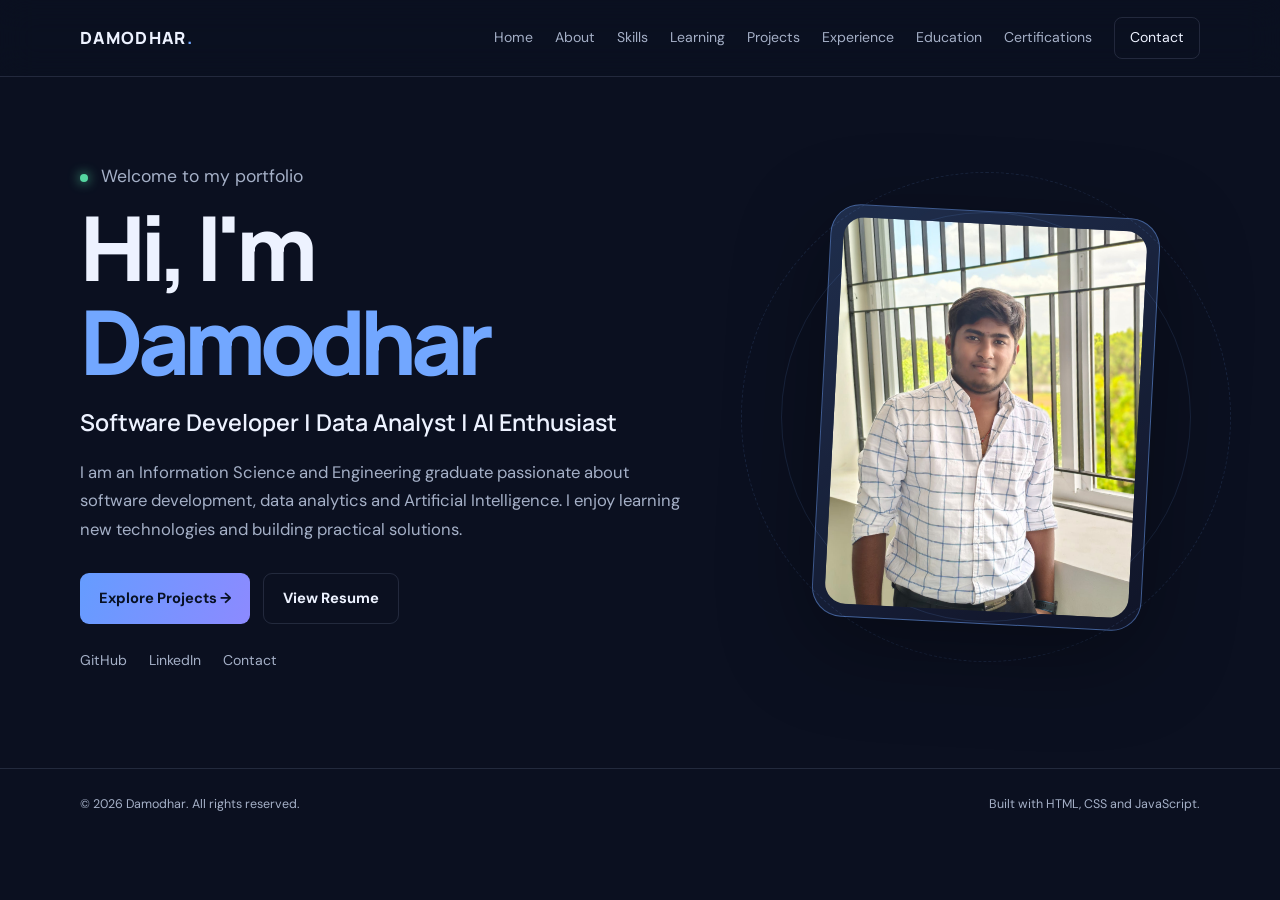
<file: index.html>
<!DOCTYPE html>
<html lang="en">

<head>
    <meta charset="UTF-8">
    <meta name="viewport" content="width=device-width, initial-scale=1.0">

    <title>Damodhar | Portfolio</title>

    <link rel="stylesheet" href="css/style.css">
</head>

<body>

    <!-- HEADER -->
    <header class="site-header">
        <div class="container nav">

            <a href="index.html" class="brand">
                DAMODHAR<span>.</span>
            </a>

            <button class="menu-toggle" id="menuToggle">
                ☰
            </button>

            <nav class="nav-links" id="navLinks">
                <a href="index.html">Home</a>
                <a href="about.html">About</a>
                <a href="skills.html">Skills</a>
                <a href="learning.html">Learning</a>
                <a href="projects.html">Projects</a>
                <a href="experience.html">Experience</a>
                <a href="education.html">Education</a>
                <a href="certifications.html">Certifications</a>
                <a href="contact.html" class="nav-contact">Contact</a>
            </nav>

        </div>
    </header>

    <!-- HOME SECTION -->
    <main>

        <section class="hero container" id="home">

            <div class="hero-content">

                <p class="intro">
                    <span class="status-dot"></span>
                    Welcome to my portfolio
                </p>

                <h1>
                    Hi, I'm <span>Damodhar</span>
                </h1>

                <h2>
                    Software Developer | Data Analyst | AI Enthusiast
                </h2>

                <p class="hero-text">
                    I am an Information Science and Engineering graduate
                    passionate about software development, data analytics
                    and Artificial Intelligence. I enjoy learning new
                    technologies and building practical solutions.
                </p>

                <div class="hero-actions">

                    <a href="projects.html" class="button primary">
                        Explore Projects →
                    </a>

                    <a href="resume/Damodhar_Resume.pdf"
                       class="button secondary"
                       target="_blank">
                        View Resume
                    </a>

                </div>

                <div class="social-links">
                    <a href="https://github.com/Damodhar95" target="_blank">GitHub</a>
                    <a href="https://www.linkedin.com/in/damodhar-s-12bb0a2a7/" target="_blank">LinkedIn</a>
                    <a href="contact.html">Contact</a>
                </div>

            </div>

            <div class="hero-visual">

                <div class="orbit"></div>
                <div class="orbit orbit-two"></div>

                <div class="photo-frame">
                    <img src="images/profile.jpg"
                         alt="Damodhar profile photo">
                </div>

            </div>

        </section>

    </main>

    <!-- FOOTER -->
    <footer class="footer">
        <div class="container footer-inner">
            <p>© 2026 Damodhar. All rights reserved.</p>
            <p>Built with HTML, CSS and JavaScript.</p>
        </div>
    </footer>

    <script src="js/script.js"></script>

</body>
</html>
</file>
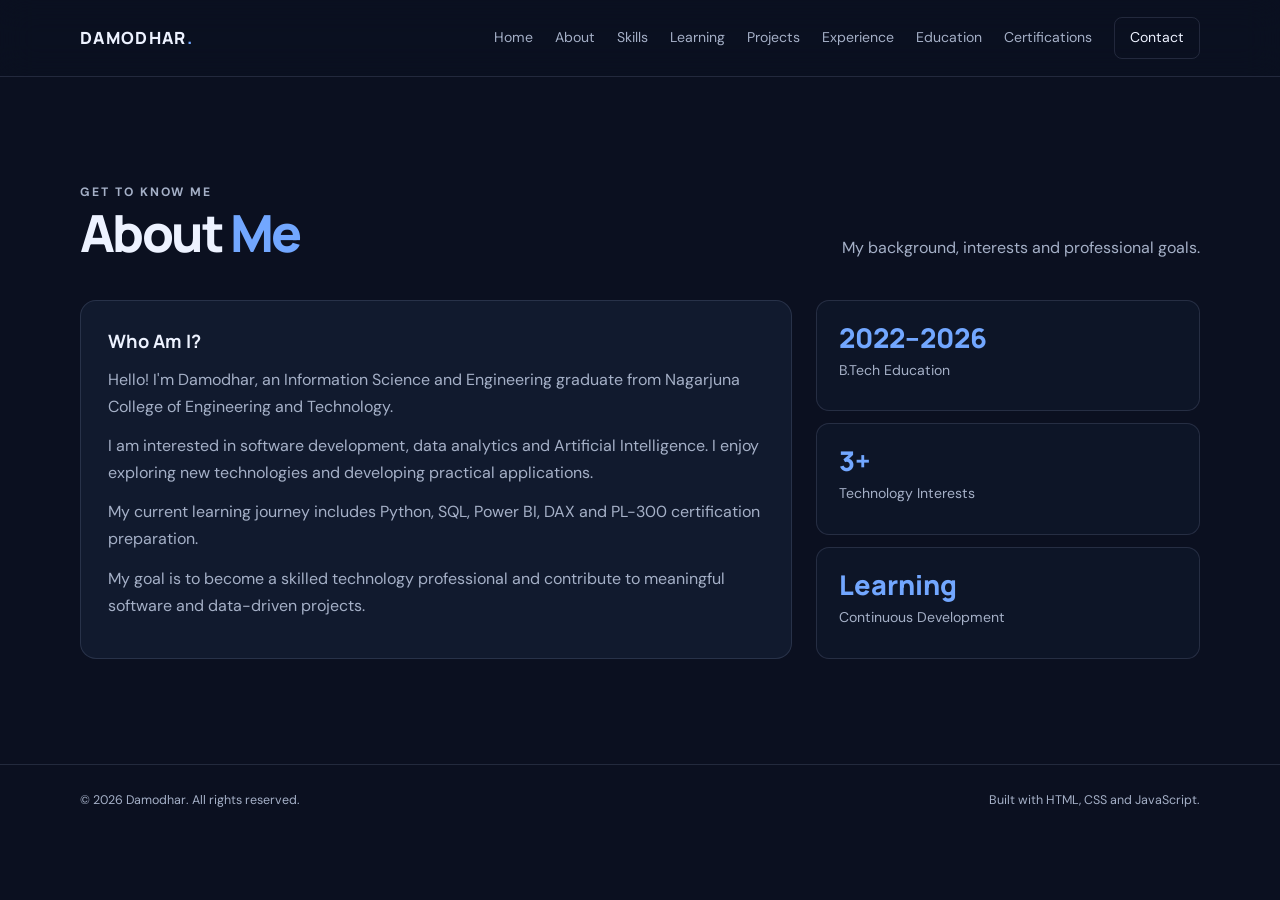
<file: about.html>
<!DOCTYPE html>
<html lang="en">

<head>
    <meta charset="UTF-8">
    <meta name="viewport" content="width=device-width, initial-scale=1.0">

    <title>About Me | Damodhar</title>

    <link rel="stylesheet" href="css/style.css">
</head>

<body>

    <!-- HEADER -->
    <header class="site-header">
        <div class="container nav">

            <a href="index.html" class="brand">
                DAMODHAR<span>.</span>
            </a>

            <button class="menu-toggle" id="menuToggle">☰</button>

            <nav class="nav-links" id="navLinks">
                <a href="index.html">Home</a>
                <a href="about.html">About</a>
                <a href="skills.html">Skills</a>
                <a href="learning.html">Learning</a>
                <a href="projects.html">Projects</a>
                <a href="experience.html">Experience</a>
                <a href="education.html">Education</a>
                <a href="certifications.html">Certifications</a>
                <a href="contact.html" class="nav-contact">Contact</a>
            </nav>

        </div>
    </header>

    <!-- ABOUT PAGE -->
    <main>

        <section class="section container">

            <div class="section-heading">

                <div>
                    <p class="eyebrow">GET TO KNOW ME</p>
                    <h2>About <span>Me</span></h2>
                </div>

                <p>
                    My background, interests and professional goals.
                </p>

            </div>

            <div class="about-grid">

                <div class="about-card">

                    <h3>Who Am I?</h3>

                    <p>
                        Hello! I'm Damodhar, an Information Science
                        and Engineering graduate from Nagarjuna College
                        of Engineering and Technology.
                    </p>

                    <p>
                        I am interested in software development,
                        data analytics and Artificial Intelligence.
                        I enjoy exploring new technologies and
                        developing practical applications.
                    </p>

                    <p>
                        My current learning journey includes Python,
                        SQL, Power BI, DAX and PL-300 certification
                        preparation.
                    </p>

                    <p>
                        My goal is to become a skilled technology
                        professional and contribute to meaningful
                        software and data-driven projects.
                    </p>

                </div>

                <div class="about-facts">

                    <div class="fact">
                        <span class="fact-number">2022–2026</span>
                        <span>B.Tech Education</span>
                    </div>

                    <div class="fact">
                        <span class="fact-number">3+</span>
                        <span>Technology Interests</span>
                    </div>

                    <div class="fact">
                        <span class="fact-number">Learning</span>
                        <span>Continuous Development</span>
                    </div>

                </div>

            </div>

        </section>

    </main>

    <!-- FOOTER -->
    <footer class="footer">
        <div class="container footer-inner">
            <p>© 2026 Damodhar. All rights reserved.</p>
            <p>Built with HTML, CSS and JavaScript.</p>
        </div>
    </footer>

    <script src="js/script.js"></script>

</body>
</html>
</file>
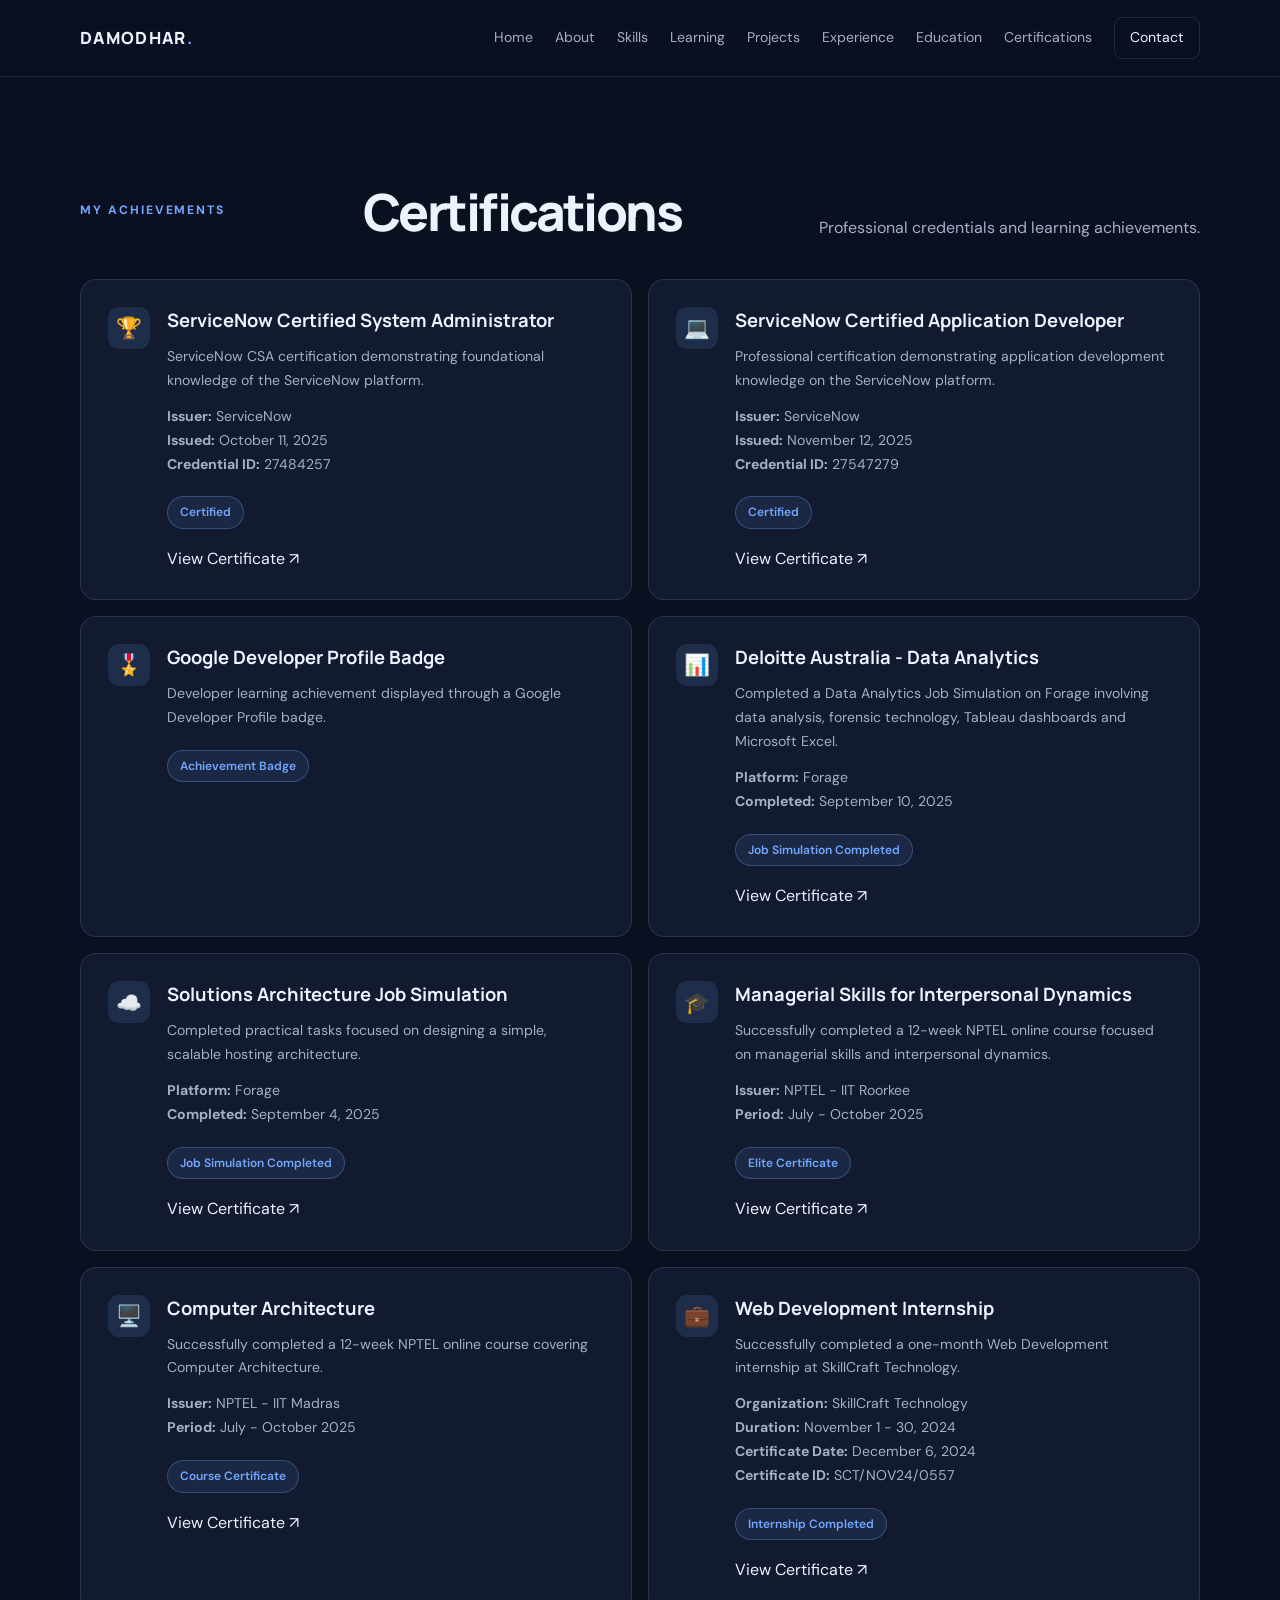
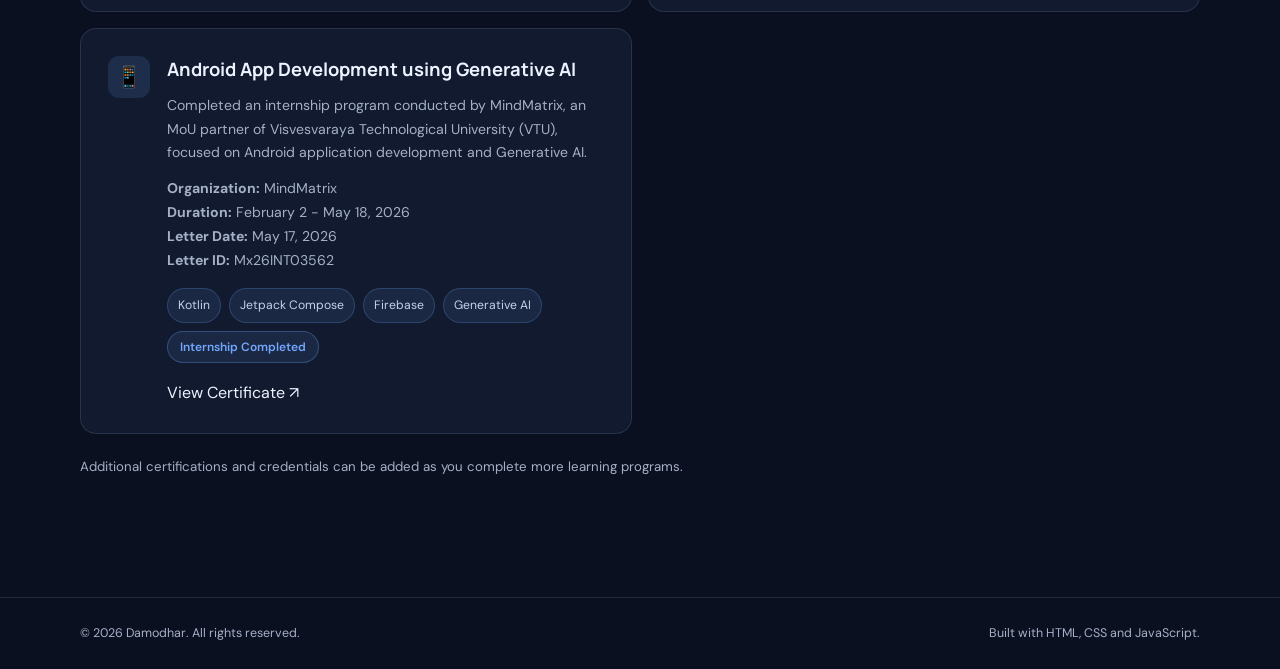
<file: certifications.html>
<!DOCTYPE html>
<html lang="en">

<head>
    <meta charset="UTF-8">
    <meta name="viewport" content="width=device-width, initial-scale=1.0">
    <title>Certifications | Damodhar</title>
    <link rel="stylesheet" href="css/style.css">
</head>

<body>

    <!-- HEADER -->
    <header class="site-header">
        <div class="container nav">

            <a href="index.html" class="brand">
                DAMODHAR<span>.</span>
            </a>

            <button class="menu-toggle" id="menuToggle">☰</button>

            <nav class="nav-links" id="navLinks">
                <a href="index.html">Home</a>
                <a href="about.html">About</a>
                <a href="skills.html">Skills</a>
                <a href="learning.html">Learning</a>
                <a href="projects.html">Projects</a>
                <a href="experience.html">Experience</a>
                <a href="education.html">Education</a>
                <a href="certifications.html">Certifications</a>
                <a href="contact.html" class="nav-contact">Contact</a>
            </nav>

        </div>
    </header>


    <!-- CERTIFICATIONS -->
    <main>

        <section class="section container">

            <div class="section-heading">
                <span class="eyebrow">MY ACHIEVEMENTS</span>
                <h2>Certifications</h2>
                <p>Professional credentials and learning achievements.</p>
            </div>


            <div class="cert-grid">


                <!-- 01 SERVICENOW CSA -->
                <article class="cert-card">

                    <div class="cert-icon">🏆</div>

                    <div>
                        <h3>ServiceNow Certified System Administrator</h3>

                        <p>
                            ServiceNow CSA certification demonstrating
                            foundational knowledge of the ServiceNow platform.
                        </p>

                        <p>
                            <strong>Issuer:</strong> ServiceNow<br>
                            <strong>Issued:</strong> October 11, 2025<br>
                            <strong>Credential ID:</strong> 27484257
                        </p>

                        <span class="cert-status">Certified</span>

                        <div style="margin-top: 16px;">
                            <a href="certificates/ServiceNow_Certified_System_Administrator.pdf"
                               target="_blank"
                               rel="noopener noreferrer"
                               class="btn btn-primary">
                                View Certificate ↗
                            </a>
                        </div>
                    </div>

                </article>


                <!-- 02 SERVICENOW CAD -->
                <article class="cert-card">

                    <div class="cert-icon">💻</div>

                    <div>
                        <h3>ServiceNow Certified Application Developer</h3>

                        <p>
                            Professional certification demonstrating
                            application development knowledge on the
                            ServiceNow platform.
                        </p>

                        <p>
                            <strong>Issuer:</strong> ServiceNow<br>
                            <strong>Issued:</strong> November 12, 2025<br>
                            <strong>Credential ID:</strong> 27547279
                        </p>

                        <span class="cert-status">Certified</span>

                        <div style="margin-top: 16px;">
                            <a href="certificates/ServiceNow_Certified_Application_Developer.pdf"
                               target="_blank"
                               rel="noopener noreferrer"
                               class="btn btn-primary">
                                View Certificate ↗
                            </a>
                        </div>
                    </div>

                </article>


                <!-- 03 GOOGLE DEVELOPER BADGE -->
                <article class="cert-card">

                    <div class="cert-icon">🎖️</div>

                    <div>
                        <h3>Google Developer Profile Badge</h3>

                        <p>
                            Developer learning achievement displayed
                            through a Google Developer Profile badge.
                        </p>

                        <span class="cert-status">Achievement Badge</span>

                    </div>

                </article>


                <!-- 04 DELOITTE -->
                <article class="cert-card">

                    <div class="cert-icon">📊</div>

                    <div>
                        <h3>Deloitte Australia - Data Analytics</h3>

                        <p>
                            Completed a Data Analytics Job Simulation on
                            Forage involving data analysis, forensic
                            technology, Tableau dashboards and Microsoft Excel.
                        </p>

                        <p>
                            <strong>Platform:</strong> Forage<br>
                            <strong>Completed:</strong> September 10, 2025
                        </p>

                        <span class="cert-status">Job Simulation Completed</span>

                        <div style="margin-top: 16px;">
                            <a href="certificates/Deloitte_Data_Analytics_Job_Simulation.pdf"
                               target="_blank"
                               rel="noopener noreferrer"
                               class="btn btn-primary">
                                View Certificate ↗
                            </a>
                        </div>
                    </div>

                </article>


                <!-- 05 SOLUTIONS ARCHITECTURE -->
                <article class="cert-card">

                    <div class="cert-icon">☁️</div>

                    <div>
                        <h3>Solutions Architecture Job Simulation</h3>

                        <p>
                            Completed practical tasks focused on
                            designing a simple, scalable hosting architecture.
                        </p>

                        <p>
                            <strong>Platform:</strong> Forage<br>
                            <strong>Completed:</strong> September 4, 2025
                        </p>

                        <span class="cert-status">Job Simulation Completed</span>

                        <div style="margin-top: 16px;">
    <a href="certificates/Forage_Solutions_Architecture_Job_Simulation.pdf"
       target="_blank"
       rel="noopener noreferrer"
       class="btn btn-primary">
        View Certificate ↗
    </a>
</div>

                    </div>

                </article>


                <!-- 06 NPTEL MANAGERIAL SKILLS -->
                <article class="cert-card">

                    <div class="cert-icon">🎓</div>

                    <div>
                        <h3>Managerial Skills for Interpersonal Dynamics</h3>

                        <p>
                            Successfully completed a 12-week NPTEL
                            online course focused on managerial skills
                            and interpersonal dynamics.
                        </p>

                        <p>
                            <strong>Issuer:</strong> NPTEL - IIT Roorkee<br>
                            <strong>Period:</strong> July - October 2025
                        </p>

                        <span class="cert-status">Elite Certificate</span>

                        <div style="margin-top: 16px;">
                            <a href="certificates/NPTEL_Managerial_Skills_for_Interpersonal_Dynamics.pdf"
                               target="_blank"
                               rel="noopener noreferrer"
                               class="btn btn-primary">
                                View Certificate ↗
                            </a>
                        </div>
                    </div>

                </article>


                <!-- 07 NPTEL COMPUTER ARCHITECTURE -->
                <article class="cert-card">

                    <div class="cert-icon">🖥️</div>

                    <div>
                        <h3>Computer Architecture</h3>

                        <p>
                            Successfully completed a 12-week NPTEL
                            online course covering Computer Architecture.
                        </p>

                        <p>
                            <strong>Issuer:</strong> NPTEL - IIT Madras<br>
                            <strong>Period:</strong> July - October 2025
                        </p>

                        <span class="cert-status">Course Certificate</span>

                        <div style="margin-top: 16px;">
                            <a href="certificates/NPTEL_Computer_Architecture.pdf"
                               target="_blank"
                               rel="noopener noreferrer"
                               class="btn btn-primary">
                                View Certificate ↗
                            </a>
                        </div>
                    </div>

                </article>


                <!-- 08 SKILLCRAFT INTERNSHIP -->
                <article class="cert-card">

                    <div class="cert-icon">💼</div>

                    <div>
                        <h3>Web Development Internship</h3>

                        <p>
                            Successfully completed a one-month
                            Web Development internship at
                            SkillCraft Technology.
                        </p>

                        <p>
                            <strong>Organization:</strong> SkillCraft Technology<br>
                            <strong>Duration:</strong> November 1 - 30, 2024<br>
                            <strong>Certificate Date:</strong> December 6, 2024<br>
                            <strong>Certificate ID:</strong> SCT/NOV24/0557
                        </p>

                        <span class="cert-status">Internship Completed</span>

                        <div style="margin-top: 16px;">
                            <a href="certificates/SkillCraft_Web_Development_Internship.pdf"
                               target="_blank"
                               rel="noopener noreferrer"
                               class="btn btn-primary">
                                View Certificate ↗
                            </a>
                        </div>
                    </div>

                </article>

<!-- 09 MINDMATRIX INTERNSHIP -->
<article class="cert-card">

    <div class="cert-icon">📱</div>

    <div>
        <h3>Android App Development using Generative AI</h3>

        <p>
            Completed an internship program conducted by MindMatrix,
            an MoU partner of Visvesvaraya Technological University (VTU),
            focused on Android application development and Generative AI.
        </p>

        <p>
            <strong>Organization:</strong> MindMatrix<br>
            <strong>Duration:</strong> February 2 - May 18, 2026<br>
            <strong>Letter Date:</strong> May 17, 2026<br>
            <strong>Letter ID:</strong> Mx26INT03562
        </p>

        <div class="tags">
            <span>Kotlin</span>
            <span>Jetpack Compose</span>
            <span>Firebase</span>
            <span>Generative AI</span>
        </div>

        <span class="cert-status">Internship Completed</span>

        <div style="margin-top: 16px;">
            <a
                href="certificates/MindMatrix_Android_App_Development_Generative_AI_Internship.pdf"
                target="_blank"
                rel="noopener noreferrer"
                class="btn btn-primary">
                View Certificate ↗
            </a>
        </div>
    </div>

</article>



            </div>


            <p class="section-note">
                Additional certifications and credentials can be added
                as you complete more learning programs.
            </p>

        </section>

    </main>


    <!-- FOOTER -->
    <footer class="footer">

        <div class="container footer-inner">
            <p>© 2026 Damodhar. All rights reserved.</p>
            <p>Built with HTML, CSS and JavaScript.</p>
        </div>

    </footer>


    <script src="js/script.js"></script>

</body>
</html>
</file>
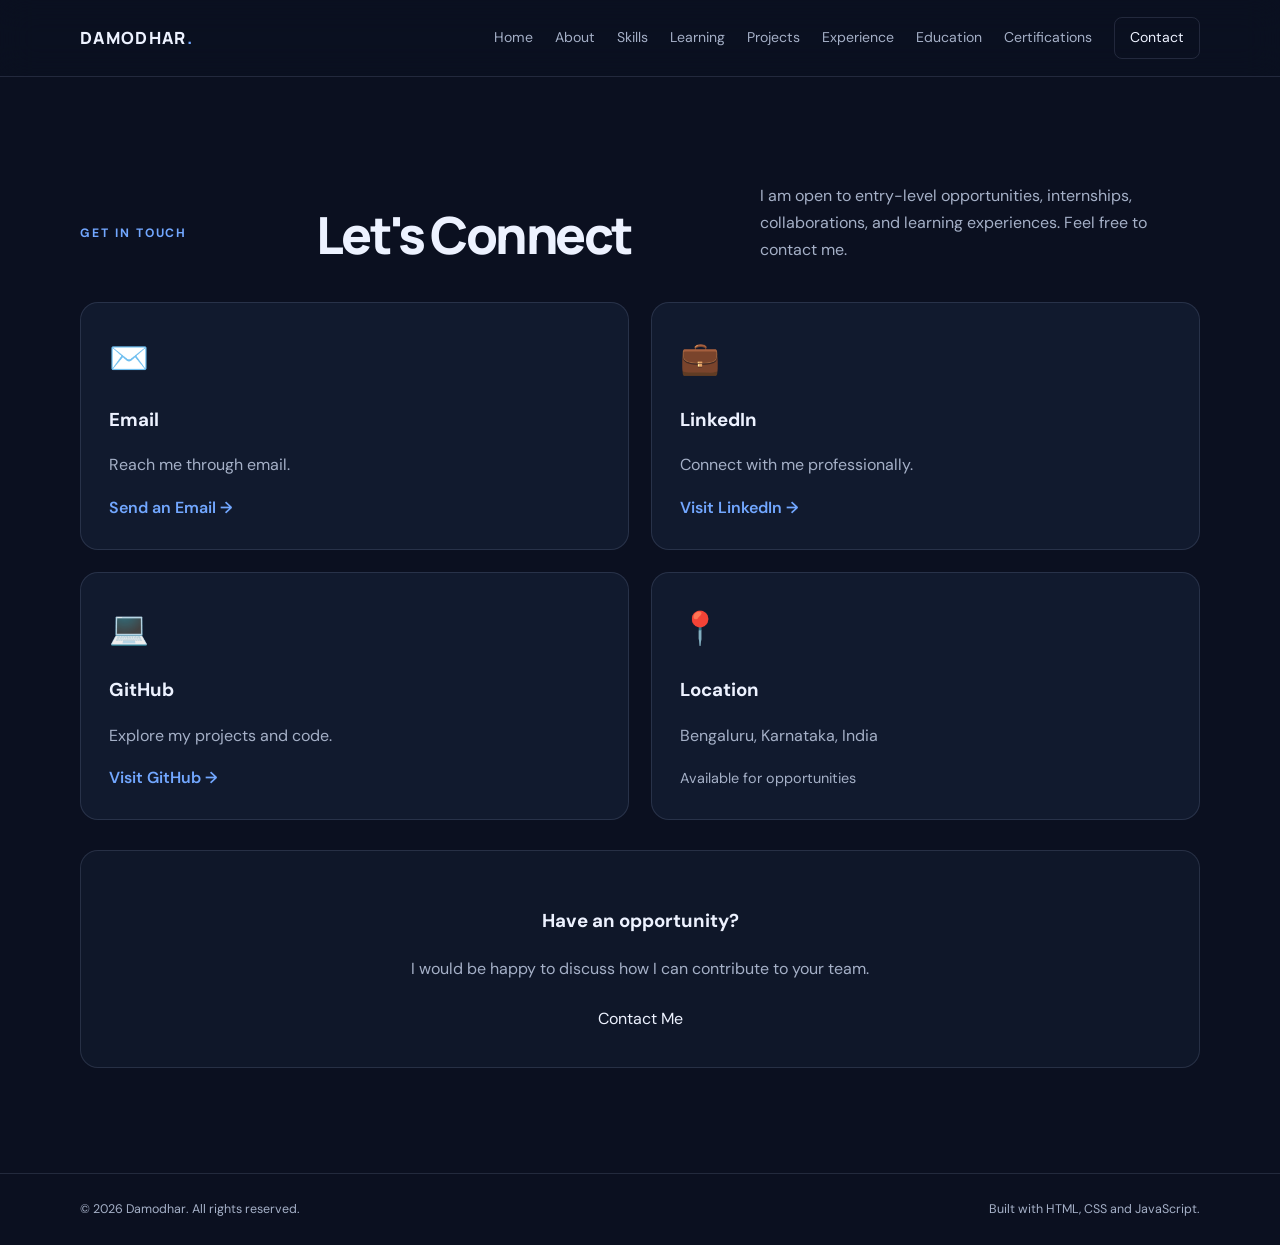
<file: contact.html>
<!DOCTYPE html>
<html lang="en">
<head>
    <meta charset="UTF-8">
    <meta name="viewport" content="width=device-width, initial-scale=1.0">
    <title>Contact | Damodhar</title>
    <link rel="stylesheet" href="css/style.css">
</head>
<body>

    <header class="site-header">
        <div class="container nav">
            <a href="index.html" class="brand">DAMODHAR<span>.</span></a>

            <button class="menu-toggle" id="menuToggle">☰</button>

            <nav class="nav-links" id="navLinks">
                <a href="index.html">Home</a>
                <a href="about.html">About</a>
                <a href="skills.html">Skills</a>
                <a href="learning.html">Learning</a>
                <a href="projects.html">Projects</a>
                <a href="experience.html">Experience</a>
                <a href="education.html">Education</a>
                <a href="certifications.html">Certifications</a>
                <a href="contact.html" class="nav-contact">Contact</a>
            </nav>
        </div>
    </header>

    <main>
        <section class="section container">

            <div class="section-heading">
                <span class="eyebrow">GET IN TOUCH</span>
                <h2>Let's Connect</h2>
                <p>
                    I am open to entry-level opportunities, internships,
                    collaborations, and learning experiences.
                    Feel free to contact me.
                </p>
            </div>

            <div class="contact-grid">

                <div class="contact-card">
                    <div class="contact-icon">✉️</div>
                    <h3>Email</h3>
                    <p>Reach me through email.</p>
                    <a href="mailto:sdamodhar454@gmail.com" target="_blank">
                        Send an Email →
                    </a>
                </div>

                <div class="contact-card">
                    <div class="contact-icon">💼</div>
                    <h3>LinkedIn</h3>
                    <p>Connect with me professionally.</p>
                    <a href="https://www.linkedin.com/in/damodhar-s-12bb0a2a7/" target="_blank">
                        Visit LinkedIn →
                    </a>
                </div>

                <div class="contact-card">
                    <div class="contact-icon">💻</div>
                    <h3>GitHub</h3>
                    <p>Explore my projects and code.</p>
                    <a href="https://github.com/Damodhar95" target="_blank">
                        Visit GitHub →
                    </a>
                </div>

                <div class="contact-card">
                    <div class="contact-icon">📍</div>
                    <h3>Location</h3>
                    <p>Bengaluru, Karnataka, India</p>
                    <span class="contact-detail">Available for opportunities</span>
                </div>

            </div>

            <div class="contact-message">
                <h3>Have an opportunity?</h3>
                <p>
                    I would be happy to discuss how I can contribute
                    to your team.
                </p>
                <a href="mailto:sdamodhar454@gmail.com" class="btn btn-primary" target="_blank">
                    Contact Me
                </a>
            </div>

        </section>
    </main>

    <footer class="footer">
    <div class="container footer-inner">
        <p>© 2026 Damodhar. All rights reserved.</p>
        <p>Built with HTML, CSS and JavaScript.</p>
    </div>
</footer>

    <script src="js/script.js"></script>
</body>
</html>
</file>
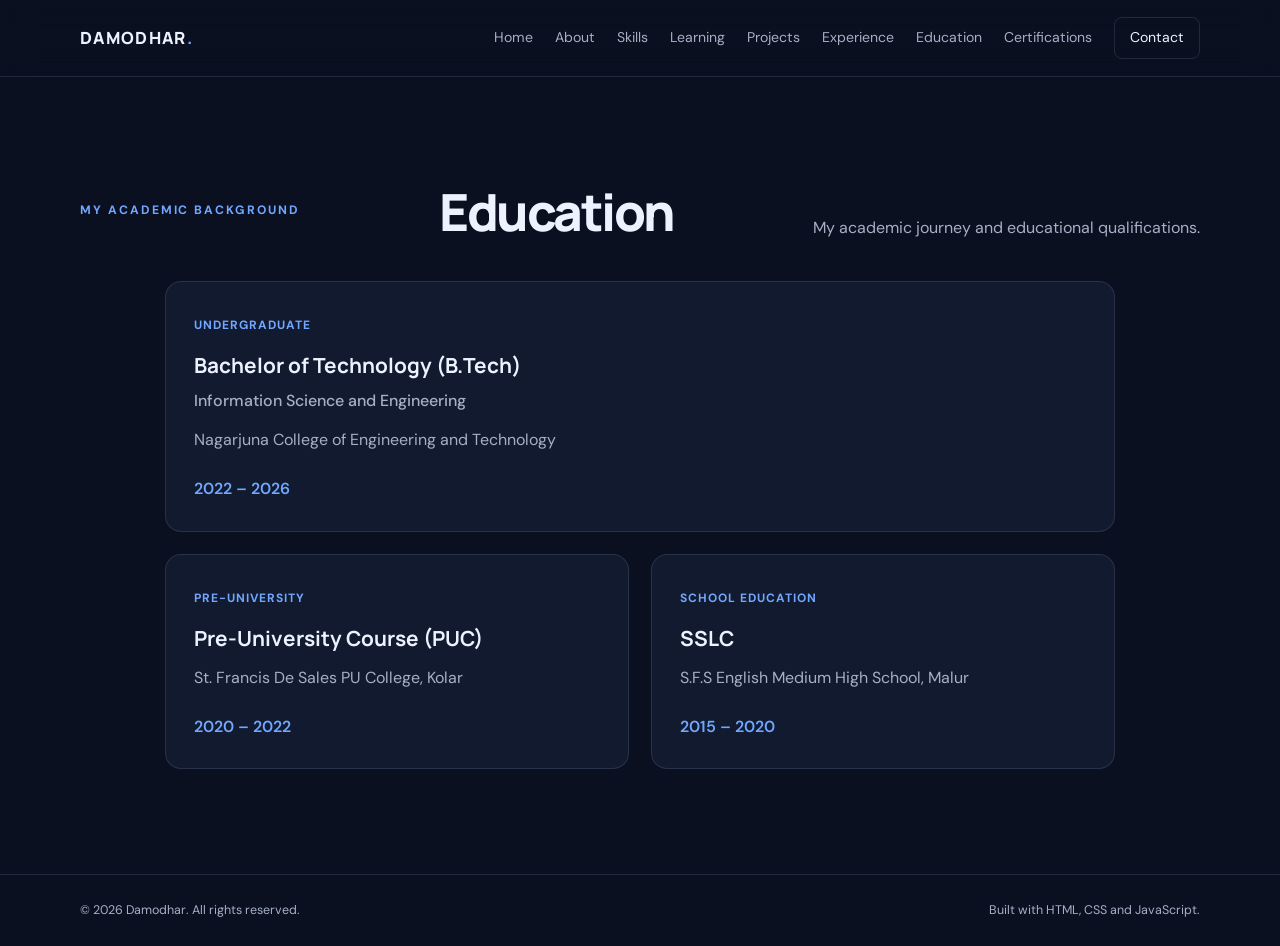
<file: education.html>
<!DOCTYPE html>
<html lang="en">
<head>
    <meta charset="UTF-8">
    <meta name="viewport" content="width=device-width, initial-scale=1.0">
    <title>Education | Damodhar</title>
    <link rel="stylesheet" href="css/style.css">
</head>
<body>

    <header class="site-header">
        <div class="container nav">
            <a href="index.html" class="brand">DAMODHAR<span>.</span></a>

            <button class="menu-toggle" id="menuToggle">☰</button>

            <nav class="nav-links" id="navLinks">
                <a href="index.html">Home</a>
                <a href="about.html">About</a>
                <a href="skills.html">Skills</a>
                <a href="learning.html">Learning</a>
                <a href="projects.html">Projects</a>
                <a href="experience.html">Experience</a>
                <a href="education.html">Education</a>
                <a href="certifications.html">Certifications</a>
                <a href="contact.html" class="nav-contact">Contact</a>
            </nav>
        </div>
    </header>

    <main>
        <section class="section container">

            <div class="section-heading">
                <span class="eyebrow">MY ACADEMIC BACKGROUND</span>
                <h2>Education</h2>
                <p>My academic journey and educational qualifications.</p>
            </div>

            <div class="education-list">

                <article class="education-card">
                    <span class="education-level">UNDERGRADUATE</span>
                    <h3>Bachelor of Technology (B.Tech)</h3>
                    <h4>Information Science and Engineering</h4>
                    <p class="education-institute">
                        Nagarjuna College of Engineering and Technology
                    </p>
                    <span class="education-date">2022 – 2026</span>
                </article>

                <article class="education-card">
                    <span class="education-level">PRE-UNIVERSITY</span>
                    <h3>Pre-University Course (PUC)</h3>
                    <p class="education-institute">
                        St. Francis De Sales PU College, Kolar
                    </p>
                    <span class="education-date">2020 – 2022</span>
                </article>

                <article class="education-card">
                    <span class="education-level">SCHOOL EDUCATION</span>
                    <h3>SSLC</h3>
                    <p class="education-institute">
                        S.F.S English Medium High School, Malur
                    </p>
                    <span class="education-date">2015 – 2020</span>
                </article>

            </div>
        </section>
    </main>

    <footer class="footer">
    <div class="container footer-inner">
        <p>© 2026 Damodhar. All rights reserved.</p>
        <p>Built with HTML, CSS and JavaScript.</p>
    </div>
</footer>

    <script src="js/script.js"></script>
</body>
</html>
</file>
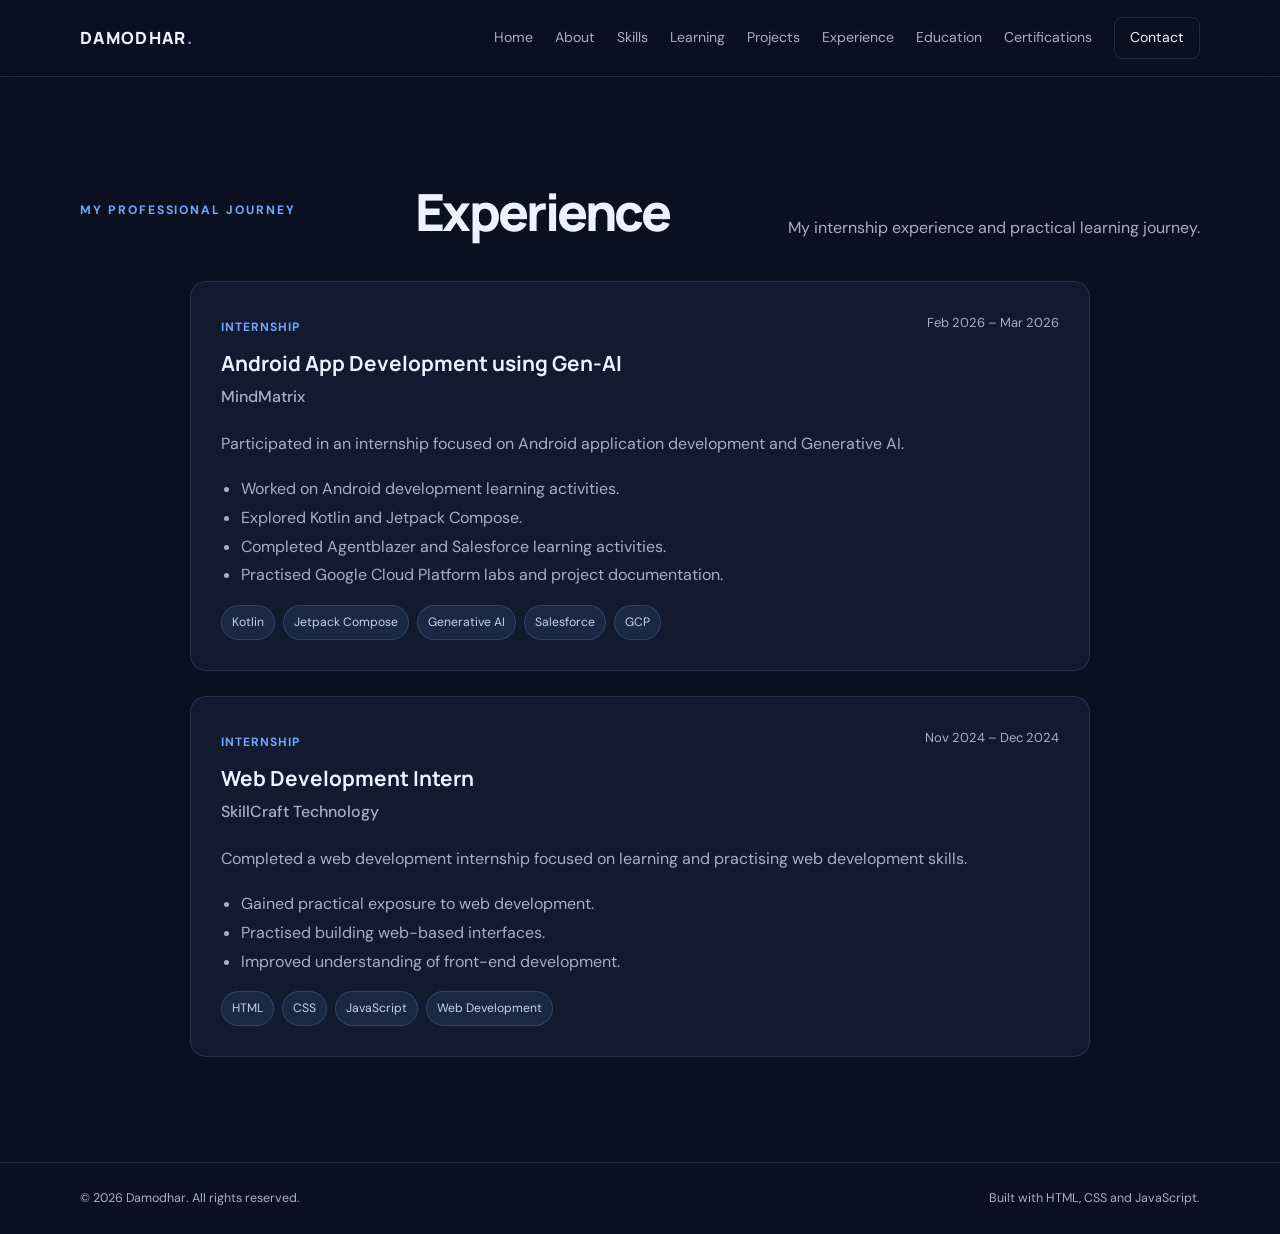
<file: experience.html>
<!DOCTYPE html>
<html lang="en">
<head>
    <meta charset="UTF-8">
    <meta name="viewport" content="width=device-width, initial-scale=1.0">
    <title>Experience | Damodhar</title>
    <link rel="stylesheet" href="css/style.css">
</head>
<body>

    <header class="site-header">
        <div class="container nav">
            <a href="index.html" class="brand">DAMODHAR<span>.</span></a>

            <button class="menu-toggle" id="menuToggle">☰</button>

            <nav class="nav-links" id="navLinks">
                <a href="index.html">Home</a>
                <a href="about.html">About</a>
                <a href="skills.html">Skills</a>
                <a href="learning.html">Learning</a>
                <a href="projects.html">Projects</a>
                <a href="experience.html">Experience</a>
                <a href="education.html">Education</a>
                <a href="certifications.html">Certifications</a>
                <a href="contact.html" class="nav-contact">Contact</a>
            </nav>
        </div>
    </header>

    <main>
        <section class="section container">

            <div class="section-heading">
                <span class="eyebrow">MY PROFESSIONAL JOURNEY</span>
                <h2>Experience</h2>
                <p>My internship experience and practical learning journey.</p>
            </div>

            <div class="experience-list">

                <article class="experience-card">
                    <div class="experience-top">
                        <div>
                            <span class="experience-type">INTERNSHIP</span>
                            <h3>Android App Development using Gen-AI</h3>
                            <h4>MindMatrix</h4>
                        </div>
                        <span class="experience-date">Feb 2026 – Mar 2026</span>
                    </div>

                    <p>
                        Participated in an internship focused on Android
                        application development and Generative AI.
                    </p>

                    <ul>
                        <li>Worked on Android development learning activities.</li>
                        <li>Explored Kotlin and Jetpack Compose.</li>
                        <li>Completed Agentblazer and Salesforce learning activities.</li>
                        <li>Practised Google Cloud Platform labs and project documentation.</li>
                    </ul>

                    <div class="tags">
                        <span>Kotlin</span>
                        <span>Jetpack Compose</span>
                        <span>Generative AI</span>
                        <span>Salesforce</span>
                        <span>GCP</span>
                    </div>
                </article>

                <article class="experience-card">
                    <div class="experience-top">
                        <div>
                            <span class="experience-type">INTERNSHIP</span>
                            <h3>Web Development Intern</h3>
                            <h4>SkillCraft Technology</h4>
                        </div>
                        <span class="experience-date">Nov 2024 – Dec 2024</span>
                    </div>

                    <p>
                        Completed a web development internship focused on
                        learning and practising web development skills.
                    </p>

                    <ul>
                        <li>Gained practical exposure to web development.</li>
                        <li>Practised building web-based interfaces.</li>
                        <li>Improved understanding of front-end development.</li>
                    </ul>

                    <div class="tags">
                        <span>HTML</span>
                        <span>CSS</span>
                        <span>JavaScript</span>
                        <span>Web Development</span>
                    </div>
                </article>

            </div>
        </section>
    </main>

    <footer class="footer">
    <div class="container footer-inner">
        <p>© 2026 Damodhar. All rights reserved.</p>
        <p>Built with HTML, CSS and JavaScript.</p>
    </div>
</footer>

    <script src="js/script.js"></script>
</body>
</html>
</file>
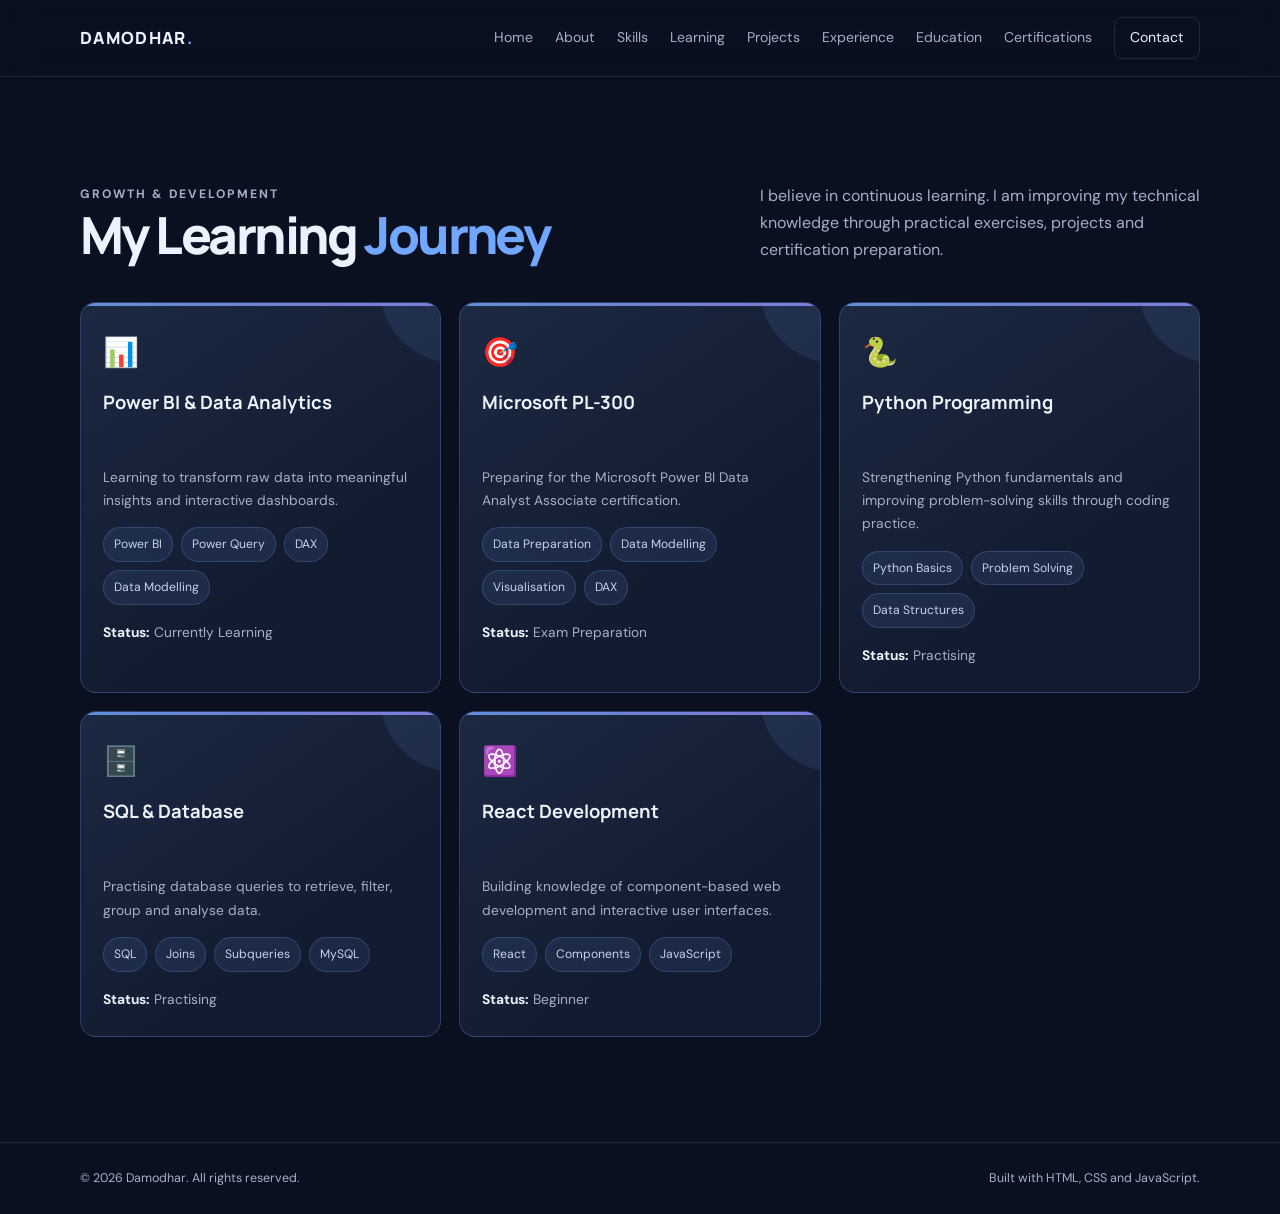
<file: learning.html>
<!DOCTYPE html>
<html lang="en">

<head>
    <meta charset="UTF-8">
    <meta name="viewport" content="width=device-width, initial-scale=1.0">
    <title>Learning Journey | Damodhar</title>
    <link rel="stylesheet" href="css/style.css">
</head>

<body>

    <!-- HEADER -->
    <header class="site-header">
        <div class="container nav">

            <a href="index.html" class="brand">
                DAMODHAR<span>.</span>
            </a>

            <button class="menu-toggle" id="menuToggle">☰</button>

            <nav class="nav-links" id="navLinks">
                <a href="index.html">Home</a>
                <a href="about.html">About</a>
                <a href="skills.html">Skills</a>
                <a href="learning.html">Learning</a>
                <a href="projects.html">Projects</a>
                <a href="experience.html">Experience</a>
                <a href="education.html">Education</a>
                <a href="certifications.html">Certifications</a>
                <a href="contact.html" class="nav-contact">Contact</a>
            </nav>

        </div>
    </header>


    <!-- LEARNING JOURNEY -->
    <main>

        <section class="section container">

            <!-- PAGE HEADING -->
            <div class="section-heading">

                <div>
                    <p class="eyebrow">GROWTH & DEVELOPMENT</p>
                    <h2>My Learning <span>Journey</span></h2>
                </div>

                <p>
                    I believe in continuous learning. I am improving my
                    technical knowledge through practical exercises,
                    projects and certification preparation.
                </p>

            </div>


            <!-- LEARNING CARDS -->
            <div class="skills-grid learning-grid">

                <!-- POWER BI -->
                <div class="skill-card">

                    <div class="skill-symbol">📊</div>

                    <h3>Power BI & Data Analytics</h3>

                    <p>
                        Learning to transform raw data into meaningful
                        insights and interactive dashboards.
                    </p>

                    <div class="tags">
                        <span>Power BI</span>
                        <span>Power Query</span>
                        <span>DAX</span>
                        <span>Data Modelling</span>
                    </div>

                    <p><strong>Status:</strong> Currently Learning</p>

                </div>


                <!-- PL-300 -->
                <div class="skill-card">

                    <div class="skill-symbol">🎯</div>

                    <h3>Microsoft PL-300</h3>

                    <p>
                        Preparing for the Microsoft Power BI Data Analyst
                        Associate certification.
                    </p>

                    <div class="tags">
                        <span>Data Preparation</span>
                        <span>Data Modelling</span>
                        <span>Visualisation</span>
                        <span>DAX</span>
                    </div>

                    <p><strong>Status:</strong> Exam Preparation</p>

                </div>


                <!-- PYTHON -->
                <div class="skill-card">

                    <div class="skill-symbol">🐍</div>

                    <h3>Python Programming</h3>

                    <p>
                        Strengthening Python fundamentals and improving
                        problem-solving skills through coding practice.
                    </p>

                    <div class="tags">
                        <span>Python Basics</span>
                        <span>Problem Solving</span>
                        <span>Data Structures</span>
                    </div>

                    <p><strong>Status:</strong> Practising</p>

                </div>


                <!-- SQL -->
                <div class="skill-card">

                    <div class="skill-symbol">🗄️</div>

                    <h3>SQL & Database</h3>

                    <p>
                        Practising database queries to retrieve,
                        filter, group and analyse data.
                    </p>

                    <div class="tags">
                        <span>SQL</span>
                        <span>Joins</span>
                        <span>Subqueries</span>
                        <span>MySQL</span>
                    </div>

                    <p><strong>Status:</strong> Practising</p>

                </div>


                <!-- REACT -->
                <div class="skill-card">

                    <div class="skill-symbol">⚛️</div>

                    <h3>React Development</h3>

                    <p>
                        Building knowledge of component-based web
                        development and interactive user interfaces.
                    </p>

                    <div class="tags">
                        <span>React</span>
                        <span>Components</span>
                        <span>JavaScript</span>
                    </div>

                    <p><strong>Status:</strong> Beginner</p>

                </div>

            </div>

        </section>

    </main>


    <!-- FOOTER -->
    <footer class="footer">
        <div class="container footer-inner">
            <p>© 2026 Damodhar. All rights reserved.</p>
            <p>Built with HTML, CSS and JavaScript.</p>
        </div>
    </footer>


    <!-- JAVASCRIPT -->
    <script src="js/script.js"></script>

</body>
</html>
</file>
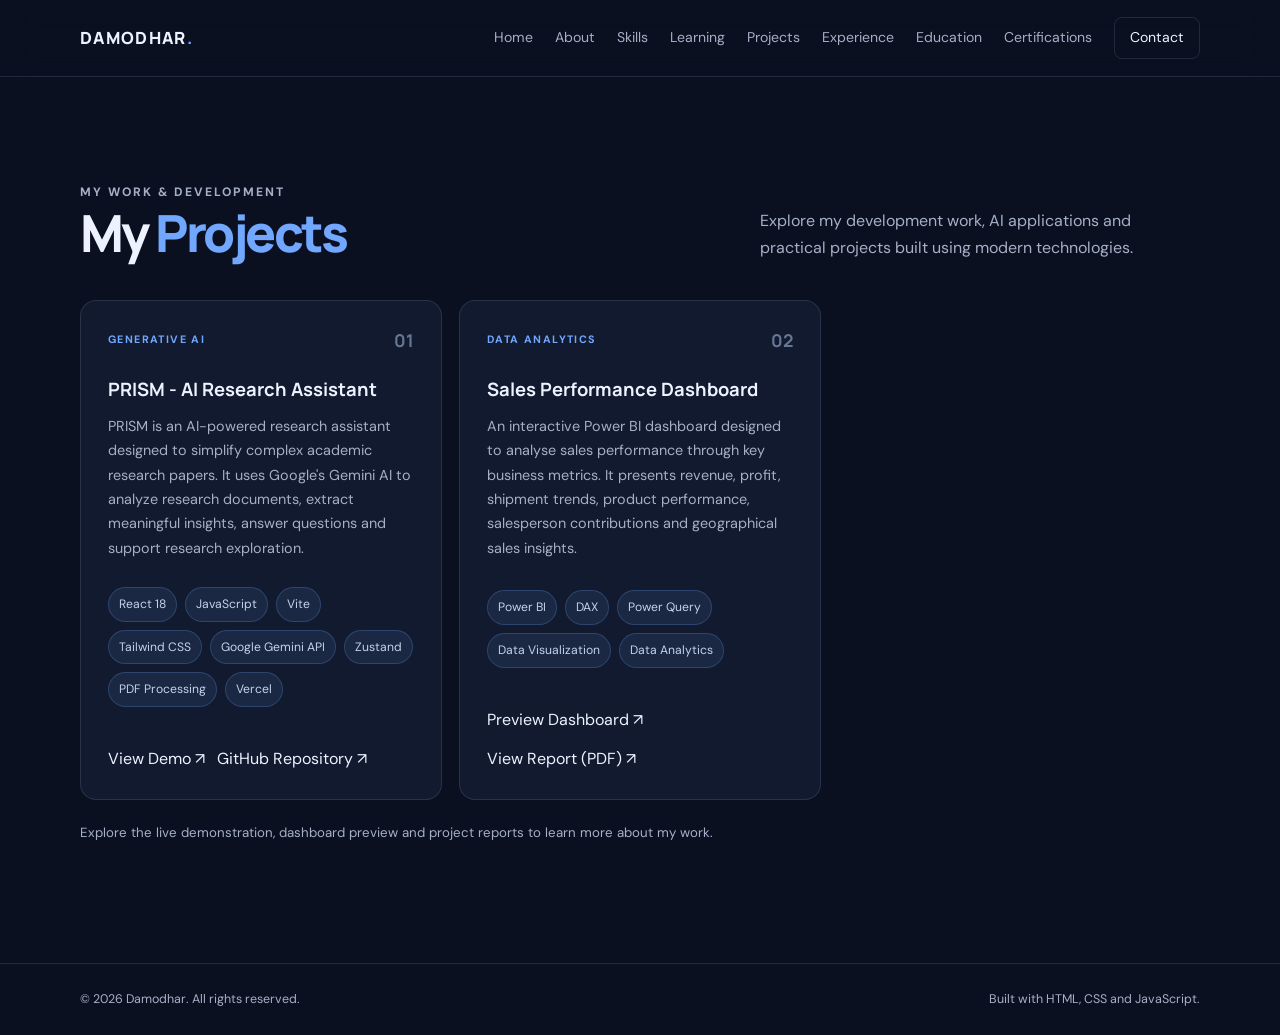
<file: projects.html>
<!DOCTYPE html>
<html lang="en">

<head>
    <meta charset="UTF-8">
    <meta name="viewport" content="width=device-width, initial-scale=1.0">
    <title>Projects | Damodhar</title>
    <link rel="stylesheet" href="css/style.css">
</head>

<body>

    <!-- HEADER -->
    <header class="site-header">
        <div class="container nav">

            <a href="index.html" class="brand">
                DAMODHAR<span>.</span>
            </a>

            <button class="menu-toggle" id="menuToggle">☰</button>

            <nav class="nav-links" id="navLinks">
                <a href="index.html">Home</a>
                <a href="about.html">About</a>
                <a href="skills.html">Skills</a>
                <a href="learning.html">Learning</a>
                <a href="projects.html">Projects</a>
                <a href="experience.html">Experience</a>
                <a href="education.html">Education</a>
                <a href="certifications.html">Certifications</a>
                <a href="contact.html" class="nav-contact">Contact</a>
            </nav>

        </div>
    </header>

    <!-- PROJECTS PAGE -->
    <main>

        <section class="section container">

            <!-- HEADING -->
            <div class="section-heading">

                <div>
                    <p class="eyebrow">MY WORK & DEVELOPMENT</p>
                    <h2>My <span>Projects</span></h2>
                </div>

                <p>
                    Explore my development work, AI applications
                    and practical projects built using modern technologies.
                </p>

            </div>

            <!-- PROJECT CARDS -->
            <div class="projects-grid">

                <!-- PROJECT 1: PRISM AI -->
                <div class="project-card">

                    <div class="project-top">
                        <span class="project-type">GENERATIVE AI</span>
                        <span class="project-number">01</span>
                    </div>

                    <h3>PRISM - AI Research Assistant</h3>

                    <p>
                        PRISM is an AI-powered research assistant designed
                        to simplify complex academic research papers.
                        It uses Google's Gemini AI to analyze research
                        documents, extract meaningful insights, answer
                        questions and support research exploration.
                    </p>

                    <div class="tags">
                        <span>React 18</span>
                        <span>JavaScript</span>
                        <span>Vite</span>
                        <span>Tailwind CSS</span>
                        <span>Google Gemini API</span>
                        <span>Zustand</span>
                        <span>PDF Processing</span>
                        <span>Vercel</span>
                    </div>

                    <div style="margin-top: 20px; display: flex; gap: 12px; flex-wrap: wrap;">

                        <a
                            href="https://finalresearch-vert.vercel.app/"
                            target="_blank"
                            rel="noopener noreferrer"
                            class="btn btn-primary">
                            View Demo ↗
                        </a>

                        <a
                            href="https://github.com/Damodhar95/final_research"
                            target="_blank"
                            rel="noopener noreferrer"
                            class="btn">
                            GitHub Repository ↗
                        </a>

                    </div>

                </div>

                <!-- PROJECT 2: POWER BI DASHBOARD -->
                <div class="project-card">

                    <div class="project-top">
                        <span class="project-type">DATA ANALYTICS</span>
                        <span class="project-number">02</span>
                    </div>

                    <h3>Sales Performance Dashboard</h3>

                    <p>
                        An interactive Power BI dashboard designed to
                        analyse sales performance through key business
                        metrics. It presents revenue, profit, shipment
                        trends, product performance, salesperson
                        contributions and geographical sales insights.
                    </p>
                    <!-- TECHNOLOGY TAGS -->
                    <div class="tags" style="margin-top: 18px;">
                        <span>Power BI</span>
                        <span>DAX</span>
                        <span>Power Query</span>
                        <span>Data Visualization</span>
                        <span>Data Analytics</span>
                    </div>

                    <!-- PROJECT BUTTONS -->
                    <div style="margin-top: 20px; display: flex; gap: 12px; flex-wrap: wrap;">

                        <a
                            href="images/sales-dashboard.png"
                            target="_blank"
                            rel="noopener noreferrer"
                            class="btn btn-primary">
                            Preview Dashboard ↗
                        </a>

                        <a
                            href="reports/Sales_Performance_Dashboard.pdf"
                            target="_blank"
                            rel="noopener noreferrer"
                            class="btn">
                            View Report (PDF) ↗
                        </a>

                    </div>

                </div>

            </div>

            <p class="section-note">
                Explore the live demonstration, dashboard preview
                and project reports to learn more about my work.
            </p>

        </section>

    </main>

    <!-- FOOTER -->
    <footer class="footer">

        <div class="container footer-inner">
            <p>© 2026 Damodhar. All rights reserved.</p>
            <p>Built with HTML, CSS and JavaScript.</p>
        </div>

    </footer>

    <!-- JAVASCRIPT -->
    <script src="js/script.js"></script>

</body>
</html>
</file>
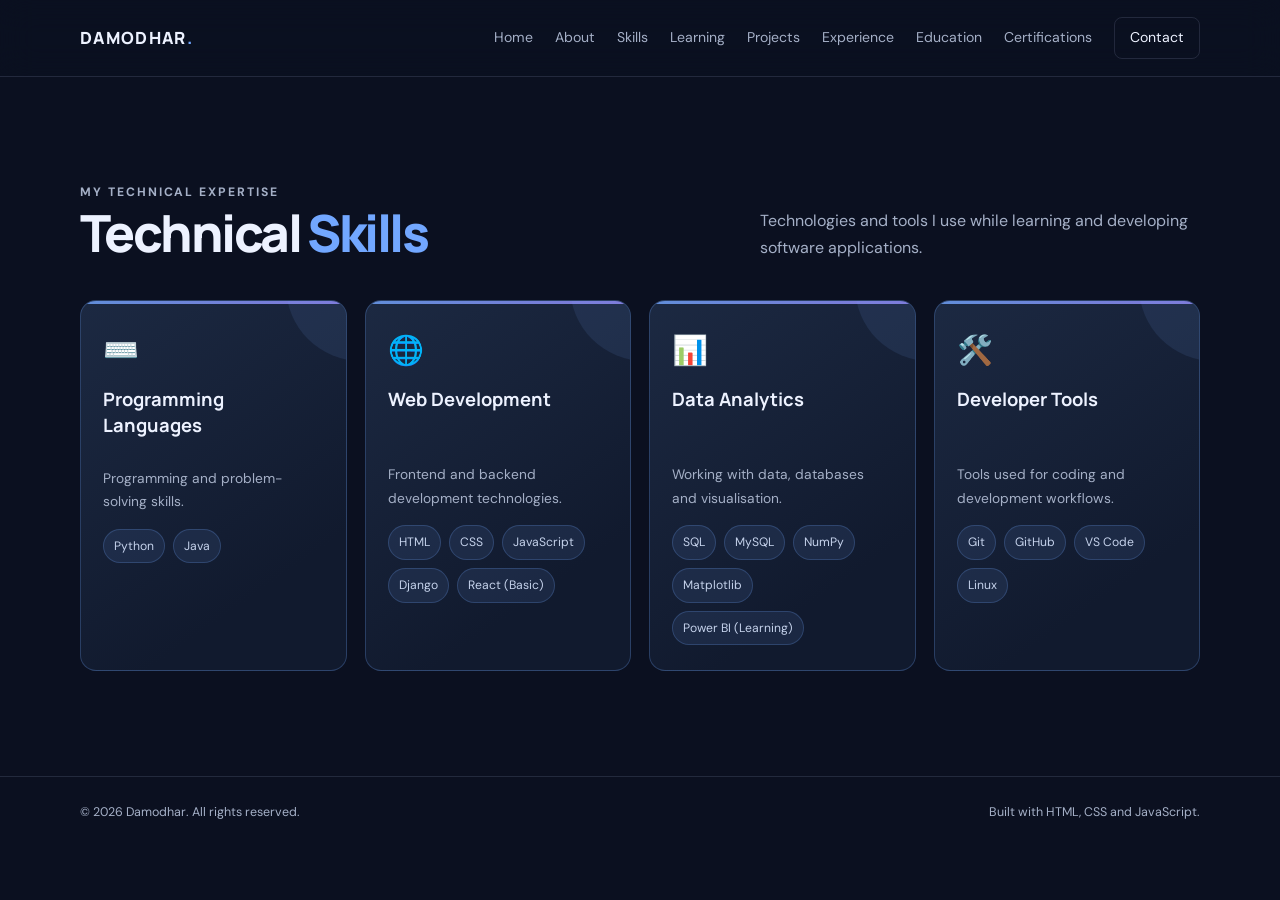
<file: skills.html>
<!DOCTYPE html>
<html lang="en">

<head>
    <meta charset="UTF-8">
    <meta name="viewport" content="width=device-width, initial-scale=1.0">

    <title>Technical Skills | Damodhar</title>

    <link rel="stylesheet" href="css/style.css">
</head>

<body>

    <!-- HEADER -->
    <header class="site-header">
        <div class="container nav">

            <a href="index.html" class="brand">
                DAMODHAR<span>.</span>
            </a>

            <button class="menu-toggle" id="menuToggle">☰</button>

            <nav class="nav-links" id="navLinks">
                <a href="index.html">Home</a>
                <a href="about.html">About</a>
                <a href="skills.html">Skills</a>
                <a href="learning.html">Learning</a>
                <a href="projects.html">Projects</a>
                <a href="experience.html">Experience</a>
                <a href="education.html">Education</a>
                <a href="certifications.html">Certifications</a>
                <a href="contact.html" class="nav-contact">Contact</a>
            </nav>

        </div>
    </header>

    <!-- SKILLS PAGE -->
    <main>

        <section class="section container">

            <div class="section-heading">
                <div>
                    <p class="eyebrow">MY TECHNICAL EXPERTISE</p>
                    <h2>Technical <span>Skills</span></h2>
                </div>

                <p>
                    Technologies and tools I use while learning
                    and developing software applications.
                </p>
            </div>

            <div class="skills-grid">

                <!-- PROGRAMMING -->
                <div class="skill-card">

                    <div class="skill-symbol">⌨️</div>

                    <h3>Programming Languages</h3>

                    <p>Programming and problem-solving skills.</p>

                    <div class="tags">
                        <span>Python</span>
                        <span>Java</span>
                    </div>

                </div>

                <!-- WEB DEVELOPMENT -->
                <div class="skill-card">

                    <div class="skill-symbol">🌐</div>

                    <h3>Web Development</h3>

                    <p>Frontend and backend development technologies.</p>

                    <div class="tags">
                        <span>HTML</span>
                        <span>CSS</span>
                        <span>JavaScript</span>
                        <span>Django</span>
                        <span>React (Basic)</span>
                    </div>

                </div>

                <!-- DATA ANALYTICS -->
                <div class="skill-card">

                    <div class="skill-symbol">📊</div>

                    <h3>Data Analytics</h3>

                    <p>Working with data, databases and visualisation.</p>

                    <div class="tags">
                        <span>SQL</span>
                        <span>MySQL</span>
                        <span>NumPy</span>
                        <span>Matplotlib</span>
                        <span>Power BI (Learning)</span>
                    </div>

                </div>

                <!-- TOOLS -->
                <div class="skill-card">

                    <div class="skill-symbol">🛠️</div>

                    <h3>Developer Tools</h3>

                    <p>Tools used for coding and development workflows.</p>

                    <div class="tags">
                        <span>Git</span>
                        <span>GitHub</span>
                        <span>VS Code</span>
                        <span>Linux</span>
                    </div>

                </div>

            </div>

        </section>

    </main>

    <!-- FOOTER -->
    <footer class="footer">
        <div class="container footer-inner">
            <p>© 2026 Damodhar. All rights reserved.</p>
            <p>Built with HTML, CSS and JavaScript.</p>
        </div>
    </footer>

    <script src="js/script.js"></script>

</body>
</html>
</file>
<file: css/style.css>
/* =========================================
   DAMODHAR PORTFOLIO
   Complete upgraded stylesheet
   Theme: Dark Navy + Blue + Purple
========================================= */

/* GOOGLE FONTS */
@import url('https://fonts.googleapis.com/css2?family=DM+Sans:wght@400;500;600;700&family=Manrope:wght@400;500;600;700;800&display=swap');


/* =========================================
   1. ROOT VARIABLES & RESET
========================================= */

:root {
    --bg: #0b1020;
    --panel: #111a2e;
    --panel2: #0f1729;

    --text: #edf2ff;
    --muted: #a5b0c7;

    --line: rgba(173, 190, 225, .15);

    --accent: #72a7ff;
    --accent2: #9a8cff;

    --max: 1120px;

    --transition: .3s ease;
    --glow: 0 15px 40px rgba(72, 125, 255, .16);
}

* {
    box-sizing: border-box;
}

html {
    scroll-behavior: smooth;
    scroll-padding-top: 85px;
}

body {
    margin: 0;
    background: var(--bg);
    color: var(--text);
    font-family: "DM Sans", Arial, sans-serif;
    line-height: 1.7;
    overflow-x: hidden;
}

a {
    color: inherit;
    text-decoration: none;
}

img {
    max-width: 100%;
    display: block;
}

.container {
    width: min(var(--max), calc(100% - 48px));
    margin-inline: auto;
}


/* =========================================
   2. NAVIGATION
========================================= */

.site-header {
    position: sticky;
    top: 0;
    z-index: 100;

    background: rgba(11, 16, 32, .88);
    backdrop-filter: blur(16px);

    border-bottom: 1px solid var(--line);
}

.nav {
    height: 76px;

    display: flex;
    align-items: center;
    justify-content: space-between;
}

.brand {
    font-family: Manrope, sans-serif;
    font-weight: 800;
    letter-spacing: .08em;
    font-size: 1.05rem;

    transition: color var(--transition);
}

.brand:hover {
    color: var(--accent);
}

.brand span,
.accent {
    color: var(--accent);
}

.nav-links {
    display: flex;
    align-items: center;
    gap: 22px;

    color: var(--muted);
    font-size: .88rem;
}

.nav-links a,
.social-links a {
    transition: color var(--transition);
}

.nav-links a:hover,
.social-links a:hover {
    color: var(--accent);
}

.nav-links a:not(.nav-contact) {
    position: relative;
}

.nav-links a:not(.nav-contact)::after {
    content: "";

    position: absolute;
    left: 0;
    bottom: -5px;

    width: 0;
    height: 2px;

    background: var(--accent);
    transition: width var(--transition);
}

.nav-links a:not(.nav-contact):hover::after {
    width: 100%;
}

.nav-contact {
    border: 1px solid var(--line);
    padding: 8px 15px;
    border-radius: 8px;
    color: var(--text) !important;

    transition: background var(--transition),
                border-color var(--transition);
}

.nav-contact:hover {
    background: rgba(114, 167, 255, .12);
    border-color: var(--accent);
}

.menu-toggle {
    display: none;
    background: none;
    border: 0;
    color: var(--text);
    font-size: 1.5rem;
    cursor: pointer;
}


/* =========================================
   3. COMMON SECTIONS
========================================= */

.section {
    padding-block: 105px;
}

.section-muted {
    background: var(--panel2);
    border-block: 1px solid var(--line);
}

.eyebrow {
    font-size: .76rem;
    letter-spacing: .16em;
    font-weight: 700;
    color: var(--accent);
    margin: 0 0 20px;
}

.section-heading {
    display: flex;
    align-items: end;
    justify-content: space-between;
    gap: 30px;
    margin-bottom: 38px;
}

.section-heading h2,
.contact-inner h2 {
    font: 800 clamp(2rem, 4vw, 3.2rem)/1.15 Manrope, sans-serif;
    letter-spacing: -.05em;
    margin: 0;
}

.section-heading h2 span,
.contact-inner h2 span {
    color: var(--accent);
}

.section-heading p {
    max-width: 440px;
    color: var(--muted);
    margin: 0;
}


/* =========================================
   4. HERO SECTION
========================================= */

.hero {
    min-height: 650px;

    display: grid;
    grid-template-columns: 1.2fr .8fr;
    align-items: center;
    gap: 50px;

    padding-top: 85px;
    padding-bottom: 95px;
}

.status-dot {
    display: inline-block;
    width: 8px;
    height: 8px;

    background: #55d6a0;
    border-radius: 50%;
    margin-right: 8px;

    box-shadow: 0 0 12px #55d6a0;

    animation: statusPulse 2s ease-in-out infinite;
}

.intro {
    color: var(--muted);
    font-size: 1.1rem;
    margin: 0;
}

.hero h1 {
    font: 800 clamp(3.2rem, 7vw, 5.8rem)/1.05 Manrope, sans-serif;
    letter-spacing: -.065em;
    margin: 8px 0 18px;
}

.hero h1 span {
    color: var(--accent);
}

.hero h2 {
    font: 600 clamp(1.1rem, 2.2vw, 1.45rem) Manrope, sans-serif;
    margin: 0 0 20px;
}

.hero-text {
    max-width: 610px;
    color: var(--muted);
    font-size: 1.04rem;
}

.hero-actions {
    display: flex;
    gap: 13px;
    flex-wrap: wrap;
    margin: 30px 0 25px;
}


/* =========================================
   5. BUTTON ANIMATIONS
========================================= */

.button {
    display: inline-flex;
    align-items: center;
    gap: 14px;

    padding: 12px 19px;
    border-radius: 9px;

    font-weight: 700;
    font-size: .92rem;

    transition: transform var(--transition),
                box-shadow var(--transition),
                background var(--transition),
                border-color var(--transition);
}

.button:hover {
    transform: translateY(-4px);
}

.button:active {
    transform: translateY(-1px);
}

.primary {
    background: linear-gradient(110deg, #659cff, #8c8aff);
    color: #081124;
}

.primary:hover {
    box-shadow: 0 10px 28px rgba(114, 167, 255, .35);
}

.secondary {
    border: 1px solid var(--line);
    color: var(--text);
}

.secondary:hover {
    border-color: var(--accent);
    background: rgba(114, 167, 255, .10);
}

.social-links {
    display: flex;
    gap: 22px;
    color: var(--muted);
    font-size: .88rem;
}


/* =========================================
   6. PROFILE PHOTO & HERO VISUAL
========================================= */

.hero-visual {
    position: relative;
    min-height: 420px;

    display: grid;
    place-items: center;
}

.photo-frame {
    width: min(330px, 80%);
    aspect-ratio: 4 / 5;

    border: 1px solid rgba(114, 167, 255, .45);
    padding: 12px;
    border-radius: 30px;

    background: linear-gradient(
        145deg,
        rgba(114, 167, 255, .2),
        rgba(154, 140, 255, .04)
    );

    transform: rotate(3deg);
    z-index: 2;

    box-shadow: 0 25px 90px rgba(0, 0, 0, .35);

    transition: transform .5s ease,
                box-shadow .5s ease;
}

.photo-frame:hover {
    transform: rotate(0deg) scale(1.035);
    box-shadow: 0 30px 90px rgba(72, 125, 255, .22);
}

.photo-frame img {
    width: 100%;
    height: 100%;
    object-fit: cover;
    border-radius: 21px;
}

.photo-placeholder {
    display: none;
    width: 100%;
    height: 100%;
    border-radius: 21px;

    background: radial-gradient(
        circle at 25% 20%,
        #344c78,
        #17233d 55%,
        #11182b
    );

    place-content: center;
    text-align: center;
}

.photo-placeholder span {
    font: 800 5rem Manrope;
    color: #dce8ff;
}

.photo-placeholder small {
    color: #b7c8e8;
}

.floating-card {
    position: absolute;
    z-index: 3;

    bottom: 45px;
    left: -10px;

    display: flex;
    align-items: center;
    gap: 12px;

    background: #17233a;
    border: 1px solid var(--line);

    padding: 14px 18px;
    border-radius: 13px;

    box-shadow: 0 15px 40px #050914;

    animation: floatingMotion 4s ease-in-out infinite;
}

.card-icon {
    font-size: 1.6rem;
    color: var(--accent);
}

.floating-card strong,
.floating-card small {
    display: block;
}

.floating-card small {
    color: var(--muted);
    font-size: .75rem;
}

.orbit {
    position: absolute;
    border: 1px solid rgba(114, 167, 255, .13);
    border-radius: 50%;

    width: 410px;
    height: 410px;

    animation: orbitPulse 6s ease-in-out infinite;
}

.orbit-two {
    width: 490px;
    height: 490px;
    border-style: dashed;

    animation-delay: 1s;
}


/* =========================================
   7. ABOUT SECTION
========================================= */

.about-grid {
    display: grid;
    grid-template-columns: 1.3fr .7fr;
    gap: 24px;
}

.about-card,
.project-card,
.cert-card {
    background: var(--panel);
    border: 1px solid var(--line);
    border-radius: 16px;
    padding: 27px;
}

.about-card {
    transition: transform var(--transition),
                border-color var(--transition),
                box-shadow var(--transition);
}

.about-card:hover {
    transform: translateY(-5px);
    border-color: var(--accent);
    box-shadow: var(--glow);
}

.about-card h3,
.project-card h3,
.cert-card h3 {
    font: 700 1.15rem Manrope, sans-serif;
    margin: 0 0 12px;
}

.about-card p,
.project-card p,
.cert-card p {
    color: var(--muted);
    margin: 0 0 12px;
}

.about-facts {
    display: grid;
    grid-template-columns: 1fr;
    gap: 12px;
}

.fact {
    padding: 18px 22px;
    border: 1px solid var(--line);
    border-radius: 13px;
    background: rgba(17, 26, 46, .55);

    transition: transform var(--transition),
                border-color var(--transition);
}

.fact:hover {
    transform: translateX(5px);
    border-color: var(--accent);
}

.fact-number {
    font: 800 1.7rem Manrope;
    color: var(--accent);
    display: block;
}

.fact span:last-child {
    color: var(--muted);
    font-size: .88rem;
}


/* =========================================
   8. SKILLS & LEARNING
========================================= */

.skills-grid {
    display: grid;
    grid-template-columns: repeat(4, 1fr);
    gap: 18px;
    align-items: stretch;
}

.learning-grid {
    grid-template-columns: repeat(3, minmax(0, 1fr));
}

.skill-card {
    background: linear-gradient(145deg, #1c2942, #111a2e 75%);
    border: 1px solid rgba(114, 167, 255, .25);
    border-radius: 16px;

    padding: 25px 22px;
    min-width: 0;

    display: flex;
    flex-direction: column;

    position: relative;
    overflow: hidden;

    transition: transform .35s ease,
                border-color .35s ease,
                box-shadow .35s ease;
}

.skill-card::before {
    content: "";
    position: absolute;

    top: 0;
    left: 0;

    width: 100%;
    height: 3px;

    background: linear-gradient(90deg, var(--accent), var(--accent2));
    opacity: .8;
}

.skill-card::after {
    content: "";

    position: absolute;
    width: 150px;
    height: 150px;

    top: -90px;
    right: -90px;

    border-radius: 50%;
    background: rgba(114, 167, 255, .10);

    transition: transform .5s ease;
}

.skill-card:hover {
    transform: translateY(-8px);
    border-color: var(--accent);
    box-shadow: 0 15px 35px rgba(72, 125, 255, .16);
}

.skill-card:hover::after {
    transform: scale(2);
}

.skill-symbol {
    color: var(--accent);
    font-size: 1.8rem;
    margin-bottom: 13px;
}

.skill-card h3 {
    font: 700 1.15rem Manrope, sans-serif;
    line-height: 1.4;
    min-height: 48px;
    margin: 0 0 12px;
}

.skill-card p {
    color: var(--muted);
    font-size: .86rem;
    margin: 16px 0 0;
}

.skill-card p strong {
    color: var(--text);
}


/* =========================================
   9. TECHNOLOGY TAGS
========================================= */

.tags {
    display: flex;
    flex-wrap: wrap;
    gap: 8px;
    margin-top: 15px;
}

.tags span {
    font-size: .76rem;
    color: #c5d2eb;

    background: rgba(114, 167, 255, .10);
    border: 1px solid rgba(114, 167, 255, .22);

    padding: 6px 10px;
    border-radius: 20px;

    transition: color var(--transition),
                background var(--transition),
                transform var(--transition),
                border-color var(--transition);
}

.tags span:hover {
    background: var(--accent);
    border-color: var(--accent);
    color: #081124;
    transform: translateY(-2px);
}


/* =========================================
   10. PROJECTS
========================================= */

.projects-grid {
    display: grid;
    grid-template-columns: repeat(3, 1fr);
    gap: 17px;
}

.project-card {
    display: flex;
    flex-direction: column;
    min-height: 300px;

    position: relative;
    overflow: hidden;

    transition: transform .35s ease,
                border-color .35s ease,
                box-shadow .35s ease;
}

.project-card::before {
    content: "";

    position: absolute;
    top: 0;
    left: 0;

    width: 100%;
    height: 3px;

    background: linear-gradient(90deg, var(--accent), var(--accent2));

    transform: scaleX(0);
    transform-origin: left;

    transition: transform .4s ease;
}

.project-card:hover {
    transform: translateY(-8px);
    border-color: rgba(114, 167, 255, .6);
    box-shadow: 0 15px 35px rgba(0, 0, 0, .25);
}

.project-card:hover::before {
    transform: scaleX(1);
}

.project-top {
    display: flex;
    justify-content: space-between;
    align-items: center;
    margin-bottom: 24px;
}

.project-type {
    font-size: .67rem;
    letter-spacing: .13em;
    color: var(--accent);
    font-weight: 700;
}

.project-number {
    font: 700 1.1rem Manrope;
    color: #667796;
}

.project-card p {
    font-size: .9rem;
}

.project-card .tags {
    margin-top: auto;
    margin-bottom: 18px;
}

.text-link {
    color: var(--accent);
    font-weight: 700;
    font-size: .86rem;

    transition: color var(--transition);
}

.text-link:hover {
    color: var(--accent2);
}

.section-note {
    color: var(--muted);
    font-size: .83rem;
    margin-top: 22px;
}


/* =========================================
   11. EXPERIENCE PAGE
========================================= */

.experience-list {
    display: grid;
    grid-template-columns: 1fr;
    gap: 25px;

    max-width: 900px;
    margin: 40px auto 0;
}

.experience-card {
    background: var(--panel);
    border: 1px solid var(--line);
    border-radius: 16px;
    padding: 30px;

    transition: transform var(--transition),
                border-color var(--transition),
                box-shadow var(--transition);
}

.experience-card:hover {
    transform: translateY(-6px);
    border-color: var(--accent);
    box-shadow: var(--glow);
}

.experience-top {
    display: flex;
    justify-content: space-between;
    align-items: flex-start;
    gap: 15px;
    margin-bottom: 20px;
}

.experience-type {
    color: var(--accent);
    font-size: 12px;
    font-weight: 700;
    letter-spacing: 1px;
}

.experience-card h3 {
    margin: 10px 0 6px;
    font: 700 1.3rem Manrope, sans-serif;
}

.experience-card h4 {
    color: var(--muted);
    font-size: 16px;
    font-weight: 500;
    margin: 0;
}

.experience-date {
    color: var(--muted);
    font-size: 13px;
    white-space: nowrap;
}

.experience-card p,
.experience-card li {
    color: var(--muted);
    line-height: 1.8;
}

.experience-card ul {
    padding-left: 20px;
    margin: 15px 0;
}


/* =========================================
   12. EDUCATION PAGE
========================================= */

.education-list {
    display: grid;
    grid-template-columns: repeat(2, minmax(0, 1fr));
    gap: 22px;

    max-width: 950px;
    margin: 40px auto 0;
}

.education-card {
    background: var(--panel);
    border: 1px solid var(--line);
    border-radius: 16px;
    padding: 28px;

    transition: transform var(--transition),
                border-color var(--transition),
                box-shadow var(--transition);
}

.education-card:first-child {
    grid-column: 1 / -1;
}

.education-card:hover {
    transform: translateY(-6px);
    border-color: var(--accent);
    box-shadow: var(--glow);
}

.education-level {
    color: var(--accent);
    font-size: 12px;
    font-weight: 700;
    letter-spacing: 1px;
}

.education-card h3 {
    font: 700 1.3rem Manrope, sans-serif;
    margin: 14px 0 8px;
}

.education-card h4 {
    color: var(--muted);
    font-size: 16px;
    font-weight: 500;
    margin: 0 0 12px;
}

.education-institute {
    color: var(--muted);
    line-height: 1.7;
    margin: 12px 0;
}

.education-date {
    display: inline-block;
    margin-top: 10px;
    color: var(--accent);
    font-weight: 600;
}


/* =========================================
   13. CERTIFICATIONS
========================================= */

.cert-grid {
    display: grid;
    grid-template-columns: 1fr 1fr;
    gap: 16px;
}

.cert-card {
    display: flex;
    gap: 17px;
    align-items: flex-start;

    transition: transform var(--transition),
                border-color var(--transition),
                box-shadow var(--transition);
}

.cert-card:hover {
    border-color: var(--accent);
    transform: translateY(-5px);
    box-shadow: var(--glow);
}

.cert-icon {
    display: grid;
    place-items: center;

    flex: 0 0 42px;
    height: 42px;

    border-radius: 11px;
    background: rgba(114, 167, 255, .13);

    color: var(--accent);
    font-size: 1.3rem;
}

.cert-card p {
    font-size: .88rem;
}

.cert-status {
    display: inline-block;
    margin-top: 8px;

    padding: 5px 12px;

    border: 1px solid rgba(114, 167, 255, .3);
    border-radius: 20px;

    background: rgba(114, 167, 255, .10);
    color: var(--accent);

    font-size: .75rem;
    font-weight: 600;
}


/* =========================================
   14. CONTACT SECTION
========================================= */

.contact-section {
    background: linear-gradient(130deg, #111d36, #12152d);
    border-top: 1px solid var(--line);
}

.contact-inner {
    text-align: center;
}

.contact-inner .eyebrow {
    margin-bottom: 18px;
}

.contact-inner > p:not(.eyebrow) {
    color: var(--muted);
    max-width: 600px;
    margin: 18px auto 27px;
}

.contact-details {
    display: flex;
    justify-content: center;
    gap: 25px;
    flex-wrap: wrap;

    color: var(--muted);
    font-size: .82rem;
    margin-top: 38px;
}

.contact-grid {
    display: grid;
    grid-template-columns: repeat(2, minmax(0, 1fr));
    gap: 22px;
    margin-top: 35px;
}

.contact-card {
    padding: 28px;

    background: var(--panel);
    border: 1px solid var(--line);
    border-radius: 18px;

    transition: transform var(--transition),
                border-color var(--transition),
                box-shadow var(--transition);
}

.contact-card:hover {
    transform: translateY(-6px);
    border-color: var(--accent);
    box-shadow: var(--glow);
}

.contact-icon {
    font-size: 2rem;
    margin-bottom: 15px;
}

.contact-card h3 {
    margin-bottom: 10px;
}

.contact-card p {
    color: var(--muted);
    margin-bottom: 15px;
}

.contact-card a {
    color: var(--accent);
    font-weight: 600;
    text-decoration: none;
}

.contact-card a:hover {
    color: var(--accent2);
}

.contact-detail {
    color: var(--muted);
    font-size: .9rem;
}

.contact-message {
    margin-top: 30px;
    padding: 35px;

    text-align: center;

    background: var(--panel2);
    border: 1px solid var(--line);
    border-radius: 18px;
}

.contact-message p {
    color: var(--muted);
    margin: 12px 0 22px;
}


/* =========================================
   15. FOOTER
========================================= */

.footer {
    border-top: 1px solid var(--line);
    padding: 25px 0;
}

.footer-inner {
    display: flex;
    align-items: center;
    justify-content: space-between;
    gap: 15px;
}

.footer p {
    color: var(--muted);
    font-size: .78rem;
    margin: 0;
}


/* =========================================
   16. SCROLL REVEAL PREPARATION
   JavaScript will activate these classes
========================================= */

.reveal {
    opacity: 0;
    transform: translateY(30px);

    transition: opacity .7s ease,
                transform .7s ease;
}

.reveal.is-visible {
    opacity: 1;
    transform: translateY(0);
}

.reveal-left {
    opacity: 0;
    transform: translateX(-30px);

    transition: opacity .7s ease,
                transform .7s ease;
}

.reveal-left.is-visible {
    opacity: 1;
    transform: translateX(0);
}

.reveal-right {
    opacity: 0;
    transform: translateX(30px);

    transition: opacity .7s ease,
                transform .7s ease;
}

.reveal-right.is-visible {
    opacity: 1;
    transform: translateX(0);
}


/* =========================================
   17. KEYFRAME ANIMATIONS
========================================= */

@keyframes heroFadeUp {
    from {
        opacity: 0;
        transform: translateY(30px);
    }

    to {
        opacity: 1;
        transform: translateY(0);
    }
}

@keyframes heroImageReveal {
    from {
        opacity: 0;
        transform: translateX(25px) scale(.96);
    }

    to {
        opacity: 1;
        transform: translateX(0) scale(1);
    }
}

@keyframes floatingMotion {
    0%, 100% {
        transform: translateY(0);
    }

    50% {
        transform: translateY(-10px);
    }
}

@keyframes statusPulse {
    0%, 100% {
        box-shadow: 0 0 8px #55d6a0;
    }

    50% {
        box-shadow: 0 0 18px #55d6a0;
    }
}

@keyframes orbitPulse {
    0%, 100% {
        opacity: .45;
        transform: scale(1);
    }

    50% {
        opacity: .9;
        transform: scale(1.04);
    }
}


/* =========================================
   18. HERO ENTRANCE ANIMATION
========================================= */

.hero-content {
    animation: heroFadeUp .9s ease-out both;
}

.hero-visual {
    animation: heroImageReveal 1s ease-out .2s both;
}


/* =========================================
   19. TABLET RESPONSIVENESS
========================================= */

@media (max-width: 1000px) {

    .nav-links {
        gap: 13px;
        font-size: .8rem;
    }

    .hero {
        gap: 20px;
    }

    .skills-grid,
    .learning-grid {
        grid-template-columns: repeat(2, 1fr);
    }

    .projects-grid {
        grid-template-columns: repeat(2, 1fr);
    }

}


/* =========================================
   20. MOBILE RESPONSIVENESS
========================================= */

@media (max-width: 680px) {

    .container {
        width: min(100% - 34px, var(--max));
    }

    .nav {
        height: 68px;
    }

    .menu-toggle {
        display: block;
    }

    .nav-links {
        display: none;

        position: absolute;
        top: 68px;
        left: 0;
        right: 0;

        padding: 18px 25px 24px;

        background: #10182b;
        border-bottom: 1px solid var(--line);

        flex-direction: column;
        align-items: stretch;
    }

    .nav-links.open {
        display: flex;
        animation: heroFadeUp .25s ease-out both;
    }

    .nav-links a {
        padding: 7px 0;
    }

    .hero {
        grid-template-columns: 1fr;
        padding-top: 65px;
        gap: 20px;
    }

    .hero-visual {
        min-height: 360px;
    }

    .photo-frame {
        width: 245px;
    }

    .orbit {
        width: 310px;
        height: 310px;
    }

    .orbit-two {
        width: 360px;
        height: 360px;
    }

    .floating-card {
        left: 0;
        bottom: 28px;
    }

    .section {
        padding-block: 75px;
    }

    .section-heading {
        display: block;
    }

    .section-heading p {
        margin-top: 13px;
    }

    .about-grid {
        grid-template-columns: 1fr;
    }

    .about-facts {
        grid-template-columns: repeat(3, 1fr);
    }

    .fact {
        padding: 13px;
    }

    .fact-number {
        font-size: 1.35rem;
    }

    .skills-grid,
    .learning-grid,
    .projects-grid,
    .cert-grid {
        grid-template-columns: 1fr;
    }

    .skill-card h3 {
        min-height: auto;
    }

    .project-card {
        min-height: 260px;
    }

    .experience-top {
        flex-direction: column;
    }

    .experience-date {
        white-space: normal;
    }

    .experience-card {
        padding: 22px;
    }

    .education-list {
        grid-template-columns: 1fr;
    }

    .education-card:first-child {
        grid-column: auto;
    }

    .timeline-item {
        grid-template-columns: 1fr;
        gap: 7px;
    }

    .education-mark {
        grid-column: 2;
        grid-row: 2;
    }

    .footer-inner {
        flex-direction: column;
        align-items: flex-start;
    }

    .contact-details {
        flex-direction: column;
        gap: 8px;
    }

    .contact-grid {
        grid-template-columns: 1fr;
    }

}


/* =========================================
   21. ACCESSIBILITY
========================================= */

a:focus-visible,
button:focus-visible {
    outline: 2px solid var(--accent);
    outline-offset: 4px;
}

@media (prefers-reduced-motion: reduce) {

    *,
    *::before,
    *::after {
        scroll-behavior: auto !important;
        animation-duration: .01ms !important;
        animation-iteration-count: 1 !important;
        transition-duration: .01ms !important;
    }

    .reveal,
    .reveal-left,
    .reveal-right {
        opacity: 1;
        transform: none;
    }

}
</file>
